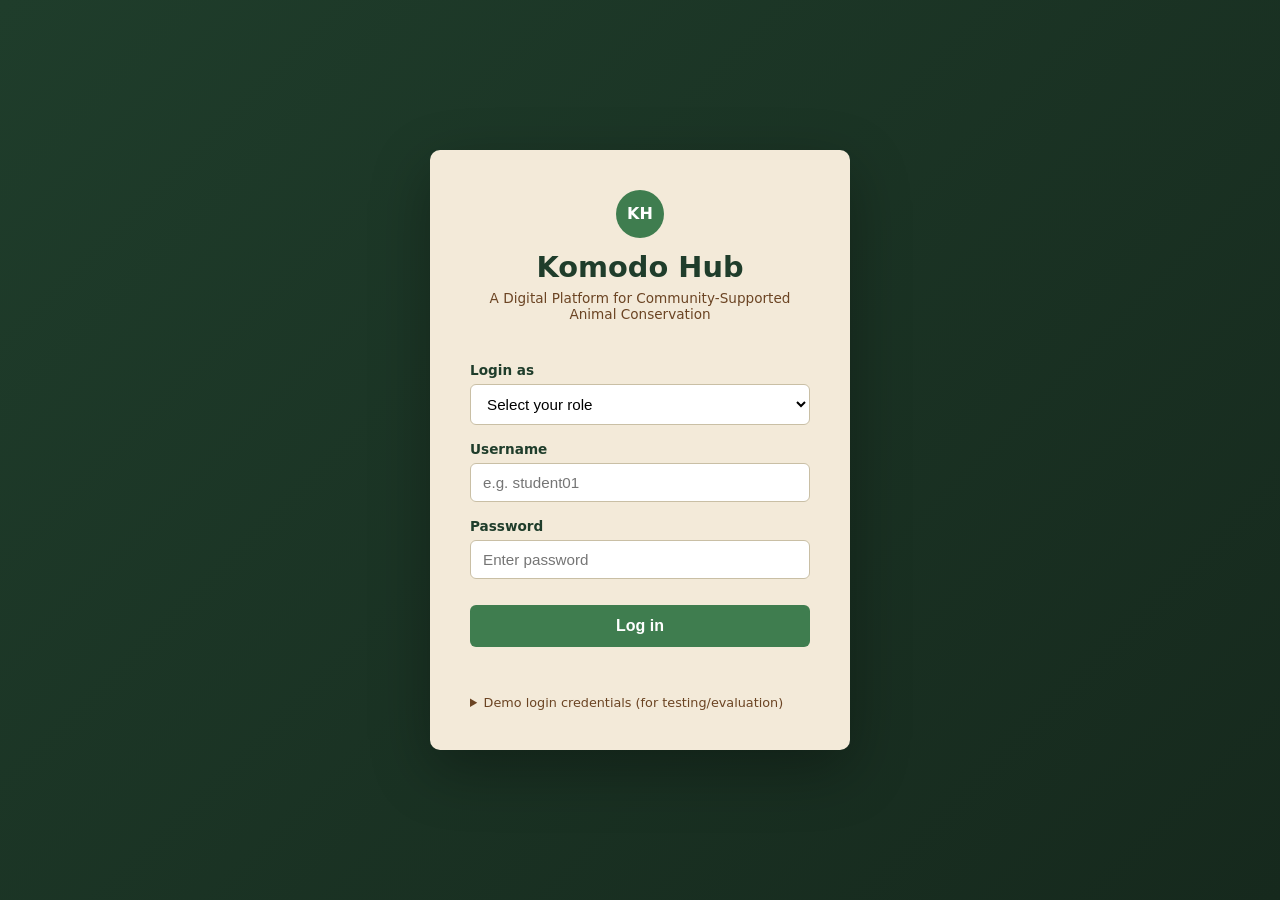
<file: komodo-hub/komodo-hub/index.html>
<!DOCTYPE html>
<html lang="en">
<head>
<meta charset="UTF-8">
<meta name="viewport" content="width=device-width, initial-scale=1.0">
<title>Komodo Hub – Login</title>
<link rel="stylesheet" href="css/style.css">
</head>
<body>
  <div class="login-wrap">
    <div class="login-card">
      <div class="brand">
        <span class="brand-mark">KH</span>
        <h1>Komodo Hub</h1>
        <p class="tagline">A Digital Platform for Community-Supported Animal Conservation</p>
      </div>

      <form id="loginForm" class="login-form">
        <label for="role">Login as</label>
        <select id="role" required>
          <option value="" disabled selected>Select your role</option>
          <option value="student">Student</option>
          <option value="teacher">Teacher</option>
          <option value="admin">Admin</option>
        </select>

        <label for="username">Username</label>
        <input type="text" id="username" placeholder="e.g. student01" required>

        <label for="password">Password</label>
        <input type="password" id="password" placeholder="Enter password" required>

        <button type="submit">Log in</button>
        <p id="error" class="error"></p>
      </form>

      <details class="credentials">
        <summary>Demo login credentials (for testing/evaluation)</summary>
        <table>
          <tr><th>Role</th><th>Username</th><th>Password</th></tr>
          <tr><td>Student</td><td>student01</td><td>student123</td></tr>
          <tr><td>Teacher</td><td>teacher01</td><td>teacher123</td></tr>
          <tr><td>Admin</td><td>admin01</td><td>admin123</td></tr>
        </table>
      </details>
    </div>
  </div>

  <script src="js/auth.js"></script>
</body>
</html>
</file>
<file: komodo-hub/komodo-hub/css/style.css>
:root {
  --forest: #1f3d2b;
  --leaf: #3f7d4f;
  --sand: #f3ead9;
  --bark: #6b4423;
  --white: #ffffff;
  --text: #243024;
  --error: #b3422c;
  --radius: 10px;
}

* { box-sizing: border-box; margin: 0; padding: 0; }

body {
  font-family: 'Segoe UI', system-ui, sans-serif;
  background: linear-gradient(135deg, var(--forest), #16291d);
  min-height: 100vh;
  color: var(--text);
}

/* ===== LOGIN PAGE ===== */
.login-wrap {
  display: flex;
  align-items: center;
  justify-content: center;
  min-height: 100vh;
  padding: 20px;
}

.login-card {
  background: var(--sand);
  border-radius: var(--radius);
  padding: 40px;
  max-width: 420px;
  width: 100%;
  box-shadow: 0 20px 60px rgba(0,0,0,0.3);
}

.brand { text-align: center; margin-bottom: 30px; }

.brand-mark {
  display: inline-block;
  background: var(--leaf);
  color: white;
  font-weight: bold;
  width: 48px;
  height: 48px;
  line-height: 48px;
  border-radius: 50%;
  margin-bottom: 12px;
}

.brand h1 { color: var(--forest); font-size: 1.8rem; }
.tagline { font-size: 0.85rem; color: var(--bark); margin-top: 6px; }

.login-form { display: flex; flex-direction: column; gap: 6px; }

.login-form label { font-size: 0.85rem; font-weight: 600; margin-top: 10px; color: var(--forest); }

.login-form select, .login-form input {
  padding: 10px 12px;
  border: 1px solid #c9bfa5;
  border-radius: 6px;
  font-size: 0.95rem;
  background: white;
}

.login-form button {
  margin-top: 20px;
  background: var(--leaf);
  color: white;
  border: none;
  padding: 12px;
  border-radius: 6px;
  font-size: 1rem;
  font-weight: 600;
  cursor: pointer;
  transition: background 0.2s;
}

.login-form button:hover { background: var(--forest); }

.error { color: var(--error); font-size: 0.85rem; min-height: 18px; }

.credentials {
  margin-top: 24px;
  font-size: 0.8rem;
  color: var(--bark);
}

.credentials table {
  width: 100%;
  margin-top: 10px;
  border-collapse: collapse;
}

.credentials th, .credentials td {
  text-align: left;
  padding: 6px 8px;
  border-bottom: 1px solid #d9cfb5;
  font-size: 0.78rem;
}

/* ===== DASHBOARD LAYOUT ===== */
.dash-header {
  background: var(--forest);
  color: white;
  padding: 16px 30px;
  display: flex;
  justify-content: space-between;
  align-items: center;
}

.dash-header h2 { font-size: 1.2rem; }

.dash-header .user-info { font-size: 0.85rem; display: flex; align-items: center; gap: 16px; }

.logout-btn {
  background: var(--bark);
  color: white;
  border: none;
  padding: 6px 14px;
  border-radius: 6px;
  cursor: pointer;
  font-size: 0.8rem;
}

.dash-body {
  padding: 30px;
  max-width: 1000px;
  margin: 0 auto;
}

.dash-grid {
  display: grid;
  grid-template-columns: repeat(auto-fit, minmax(240px, 1fr));
  gap: 20px;
  margin-top: 20px;
}

.dash-card {
  background: white;
  border-radius: var(--radius);
  padding: 20px;
  box-shadow: 0 4px 12px rgba(0,0,0,0.08);
  border-left: 4px solid var(--leaf);
}

.dash-card h3 { color: var(--forest); margin-bottom: 8px; font-size: 1rem; }
.dash-card p { font-size: 0.85rem; color: #555; }

.welcome-banner {
  background: white;
  border-radius: var(--radius);
  padding: 20px;
  border-left: 4px solid var(--bark);
}

.welcome-banner h2 { color: var(--forest); margin-bottom: 4px; }
.welcome-banner p { font-size: 0.85rem; color: #555; }
</file>
